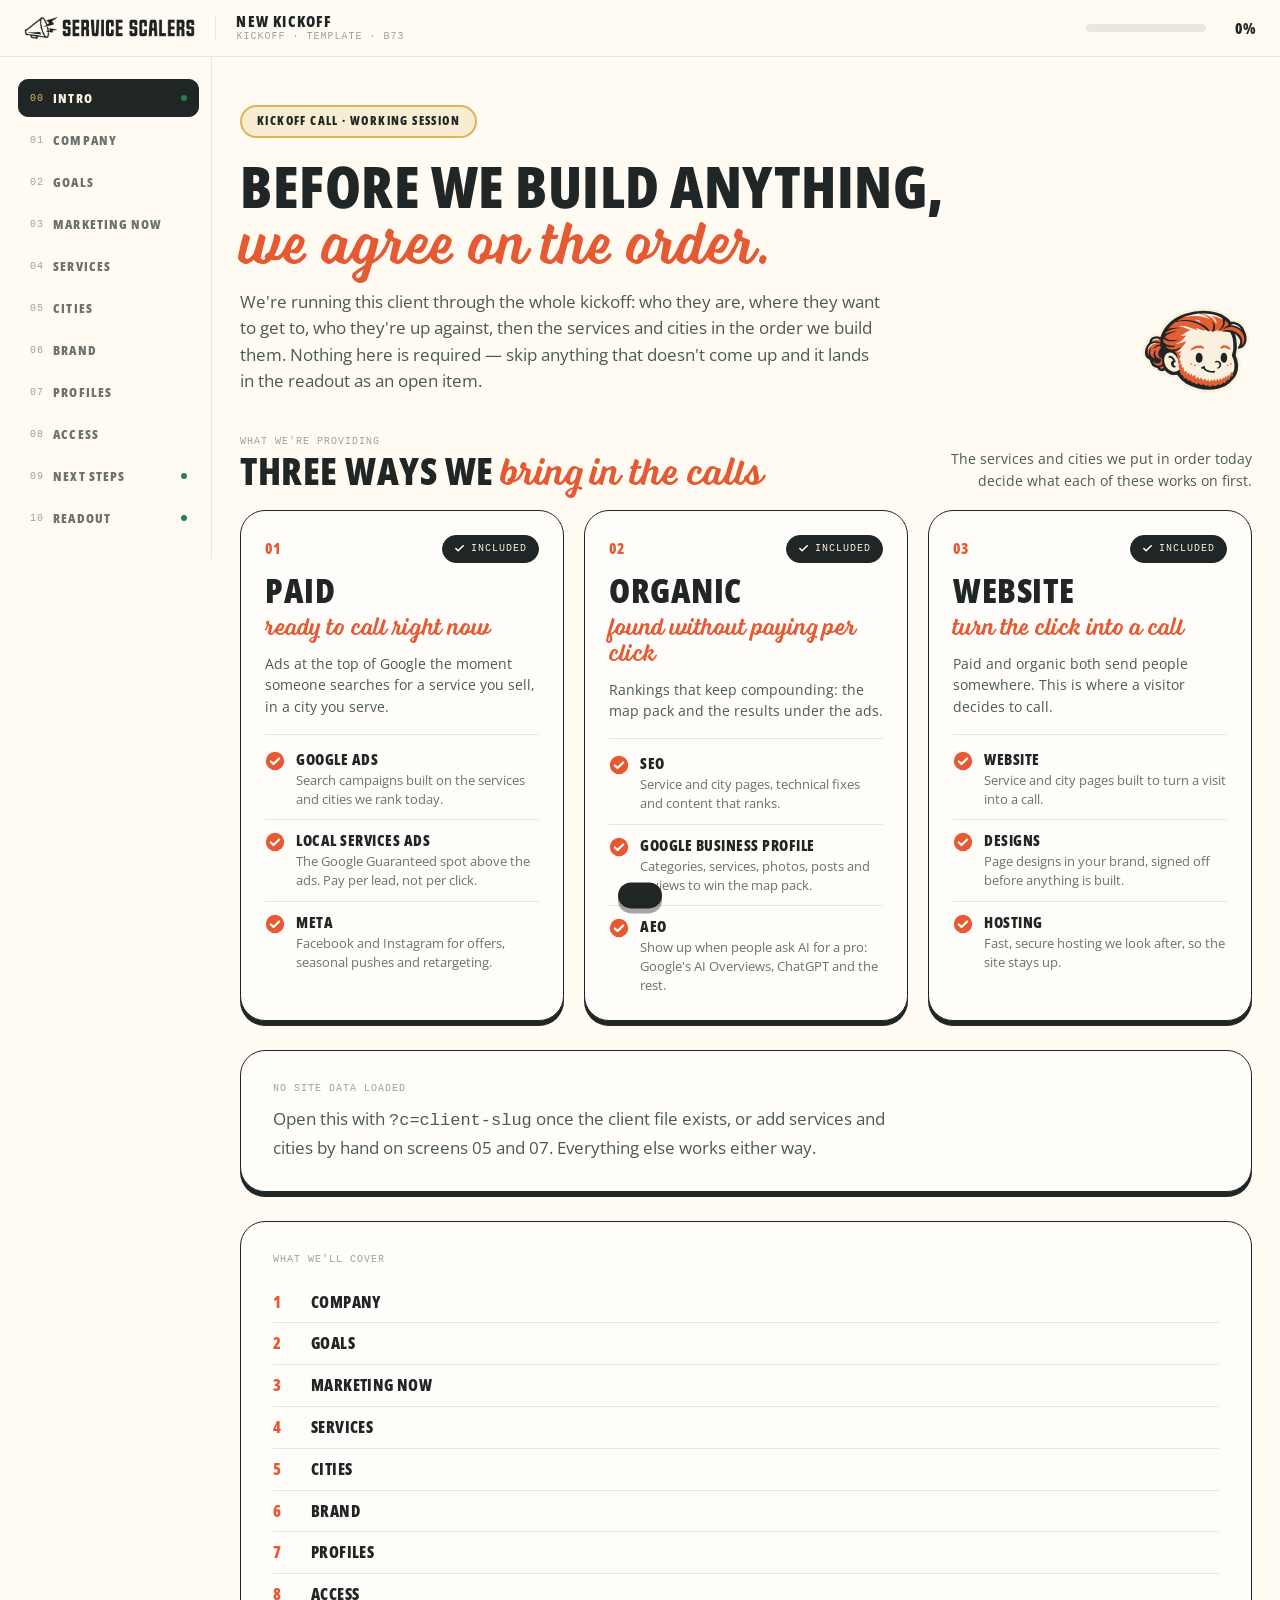
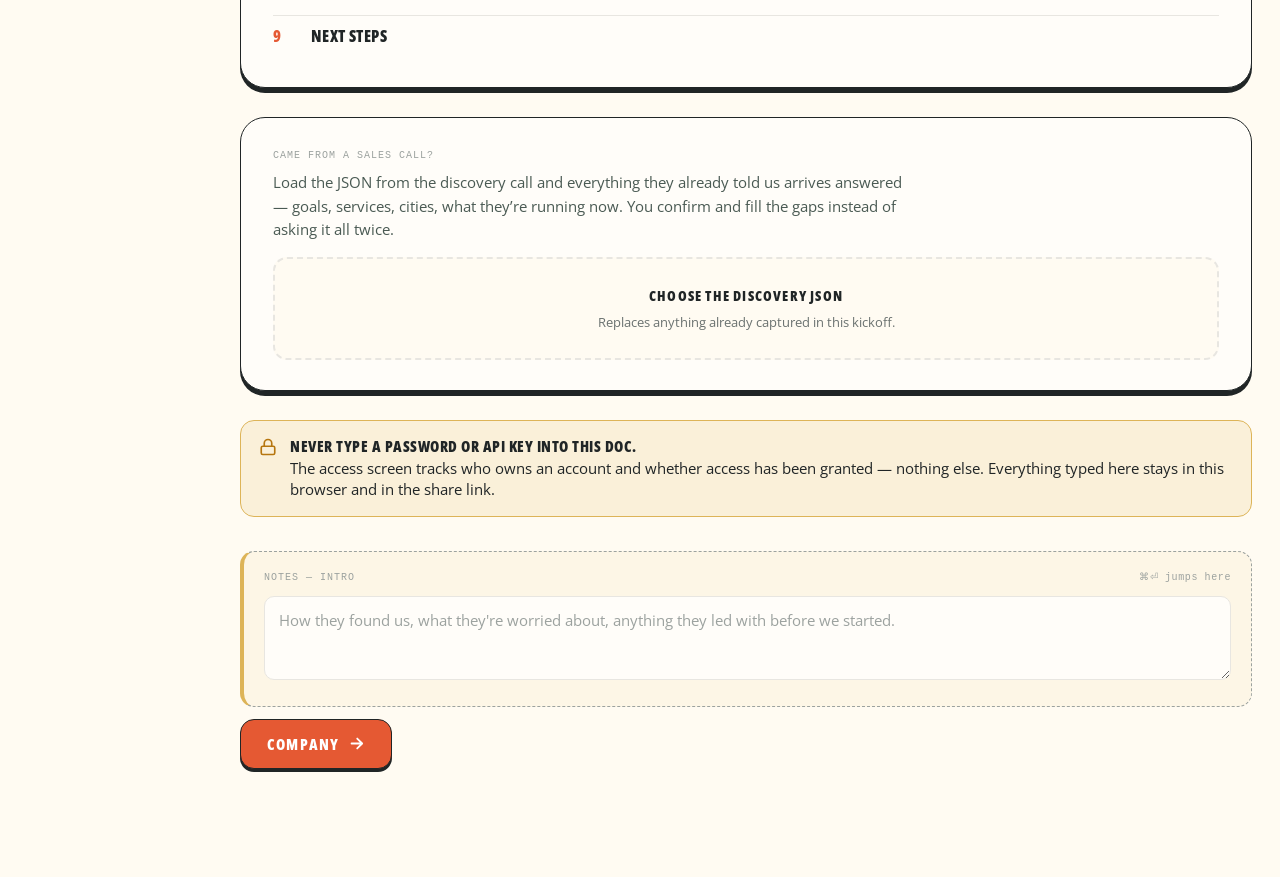
<file: index.html>
<!DOCTYPE html>
<html lang="en">
<head>
<meta charset="utf-8">
<meta name="viewport" content="width=device-width, initial-scale=1">
<meta http-equiv="Content-Security-Policy" content="default-src 'self'; style-src 'self' 'unsafe-inline' https://fonts.googleapis.com; font-src 'self' https://fonts.gstatic.com; img-src 'self' data: blob:; script-src 'self'; connect-src 'self'; base-uri 'none'; form-action 'none'; object-src 'none'">
<meta name="robots" content="noindex, nofollow">
<title>Service Scalers — Kickoff Doc</title>
<link rel="preconnect" href="https://fonts.googleapis.com">
<link rel="preconnect" href="https://fonts.gstatic.com" crossorigin>
<link rel="stylesheet" href="https://fonts.googleapis.com/css2?family=JetBrains+Mono:wght@500&display=swap">
<link rel="stylesheet" href="css/kickoff.css">
</head>
<body>

<header>
  <div class="hbar">
    <img src="assets/logo-horizontal-charcoal.png" alt="Service Scalers">
    <div class="divider"></div>
    <div class="client">
      <span id="clientName">Loading…</span>
      <span class="sub" id="clientSub">&nbsp;</span>
    </div>
    <div class="saved" id="saved">Saved</div>
    <div class="prog">
      <div class="progtrack"><div class="progfill" id="pfill" style="width:0%"></div></div>
      <div class="progpct" id="ppct">0%</div>
    </div>
  </div>
</header>

<div class="shell">
<nav class="steps" id="pills" aria-label="Pages"></nav>

<main class="wrap">
  <div id="boot" class="card" style="margin-top:44px">Loading kickoff…</div>
  <div class="section" id="mount"></div>
</main>
</div>

<div class="toast" id="toast"></div>

<script type="module" src="js/app.js"></script>
</body>
</html>
</file>
<file: css/kickoff.css>
/* ============================================================
   Service Scalers — Master Kickoff Doc
   Design system per noiceboom.github.io/service-scalers-design-guide
   ============================================================ */

@font-face{font-family:"OpenSansVar";src:url("../fonts/OpenSans-VariableFont.woff2") format("woff2");font-weight:300 800;font-display:swap}
@font-face{font-family:"OSCondensed";src:url("../fonts/OpenSans_Condensed-ExtraBold.woff2") format("woff2");font-weight:800;font-display:swap}
@font-face{font-family:"Voltage";src:url("../fonts/Voltage.woff2") format("woff2");font-weight:400;font-display:swap}

:root{
  --orange:#e55933; --orange-h:#c44820; --soft-orange:#fdeae1;
  --char:#202526; --cream:#f9f1de; --body:#fffbf2; --light:#fffdf9;
  --gold:#ddb458; --green-text:#4a5a53; --muted:#6b7270; --faint:#9ca29f;
  --line:#e8e6e1; --track:#ece7dc;
  --ok:#2e7d4f; --warn:#b6760f; --risk:#b54320; --setup:#7b8a85;
  --ease:cubic-bezier(.25,.46,.45,.94);
  --sh-sm:0 3px 0 0 var(--char); --sh:0 5px 0 0 var(--char); --sh-lg:0 8px 0 0 var(--char);
}

*{box-sizing:border-box}
html,body{margin:0;padding:0;background:var(--body)}
body{font-family:"OpenSansVar","Open Sans",system-ui,sans-serif;color:var(--char);
  -webkit-font-smoothing:antialiased;font-size:15px;line-height:1.55}
button{font-family:inherit;color:inherit}
input,textarea,select{font-family:inherit;color:inherit}
input:focus,textarea:focus,select:focus{outline:none}
a{color:var(--orange);text-decoration:none}
a:hover{color:var(--orange-h)}

.cond{font-family:"OSCondensed",sans-serif;font-weight:800;letter-spacing:.3px}
.mono{font-family:"JetBrains Mono",ui-monospace,monospace;letter-spacing:.6px}
.volt{font-family:"Voltage",cursive;font-weight:400;letter-spacing:0;text-transform:none;color:var(--orange)}
.wrap{max-width:1060px;margin:0 auto;padding:0 24px}
[hidden]{display:none !important}

/* ── header ───────────────────────────────────────────── */
header{position:sticky;top:0;z-index:60;background:var(--body);border-bottom:1px solid var(--line)}
.hbar{padding:14px 24px;display:flex;align-items:center;gap:20px}
.hbar img{height:24px;width:auto}
.divider{width:1px;height:26px;background:var(--line);flex:none}
.client{font-family:"OSCondensed",sans-serif;font-weight:800;font-size:15px;letter-spacing:1.2px;
  text-transform:uppercase;line-height:1;min-width:0}
.client .sub{display:block;font-family:"JetBrains Mono",monospace;font-weight:400;font-size:10px;
  letter-spacing:1px;color:var(--faint);margin-top:3px;text-transform:uppercase}
.saved{margin-left:auto;font-family:"JetBrains Mono",monospace;font-size:10px;letter-spacing:1px;
  color:var(--faint);text-transform:uppercase;white-space:nowrap;opacity:0;transition:opacity 300ms var(--ease)}
.saved.on{opacity:1}
.prog{display:flex;align-items:center;gap:12px;min-width:170px}
.progtrack{flex:1;height:8px;background:var(--track);border-radius:999px;overflow:hidden}
.progfill{height:100%;background:var(--orange);border-radius:999px;transition:width 300ms var(--ease)}
.progpct{font-family:"OSCondensed",sans-serif;font-weight:800;font-size:15px;letter-spacing:.3px;
  line-height:1;width:38px;text-align:right}

/* pages down the left: sticks under the header and scrolls on its own */
.shell{display:grid;grid-template-columns:212px minmax(0,1fr);align-items:start}
.shell > .wrap{width:100%}
.steps{position:sticky;top:var(--headh,57px);max-height:calc(100vh - var(--headh,57px));overflow-y:auto;
  padding:22px 12px 22px 18px;display:flex;flex-direction:column;gap:4px;scrollbar-width:none;
  border-right:1px solid var(--line)}
.steps::-webkit-scrollbar{display:none}
/* an index.html cached from before the sidebar still has the list in the header */
header > .steps{position:static;max-height:none;flex-direction:row;overflow-x:auto;padding:0 24px 12px;border-right:0}
header > .steps .pill{width:auto}
.pill{display:flex;align-items:center;gap:9px;width:100%;text-align:left;background:transparent;
  border:1px solid transparent;border-radius:10px;padding:9px 11px;cursor:pointer;white-space:nowrap;
  font-family:"OSCondensed",sans-serif;font-weight:800;font-size:13px;letter-spacing:1.1px;
  text-transform:uppercase;color:var(--muted);transition:all 150ms var(--ease)}
.pill .dot{margin-left:auto}
.pill:hover{border-color:var(--line);color:var(--char)}
.pill b{font-family:"JetBrains Mono",monospace;font-weight:500;font-size:10px;color:var(--faint)}
.pill.on{background:var(--char);border-color:var(--char);color:var(--cream)}
.pill.on b{color:var(--gold)}
.pill .dot{width:6px;height:6px;border-radius:999px;background:transparent;flex:none}
.pill[data-st="done"] .dot{background:var(--ok)}
.pill[data-st="partial"] .dot{background:var(--gold)}
.pill[data-st="skipped"] .dot{background:var(--faint)}

/* ── typography ───────────────────────────────────────── */
.eyebrow{display:inline-block;font-family:"OSCondensed",sans-serif;font-weight:800;font-size:12px;
  letter-spacing:1.4px;text-transform:uppercase;background:rgba(221,180,88,.2);border:2px solid var(--gold);
  border-radius:999px;padding:5px 15px;margin-bottom:20px}
h1{margin:0;font-family:"OSCondensed",sans-serif;font-weight:800;font-size:clamp(34px,5.4vw,58px);
  line-height:.96;letter-spacing:.5px;text-transform:uppercase;text-wrap:balance}
h1 .volt{font-size:clamp(36px,5.7vw,62px);line-height:.62;display:inline-block;padding-top:8px}
h2{margin:0;font-family:"OSCondensed",sans-serif;font-weight:800;font-size:clamp(25px,3.5vw,38px);
  line-height:1;letter-spacing:.5px;text-transform:uppercase}
h3{margin:0;font-family:"OSCondensed",sans-serif;font-weight:800;font-size:19px;letter-spacing:.5px;
  text-transform:uppercase;line-height:1.1}
.lede{margin:20px 0 0;font-size:17px;line-height:1.55;color:var(--green-text);max-width:640px;text-wrap:pretty}
.mlabel{font-family:"JetBrains Mono",monospace;font-size:10px;letter-spacing:1px;color:var(--faint);
  text-transform:uppercase}
.sechead{display:flex;align-items:baseline;gap:14px;margin:0 0 8px;flex-wrap:wrap}
.secnum{font-family:"OSCondensed",sans-serif;font-weight:800;font-size:15px;letter-spacing:1.4px;color:var(--orange)}

/* ── surfaces ─────────────────────────────────────────── */
.card{background:var(--light);border:1px solid var(--char);border-radius:25px;box-shadow:var(--sh);
  padding:30px 32px;margin-bottom:29px}
.card.tight{padding:22px 24px;border-radius:18px;box-shadow:var(--sh-sm);margin-bottom:14px}
.dark{background:var(--char);color:var(--cream);border-radius:25px;padding:34px 36px;margin-bottom:29px}
.dark h2,.dark h3{color:var(--cream)}
.dark .mlabel{color:#8d9490}
.dark a{color:var(--gold)}

/* ── buttons ──────────────────────────────────────────── */
.btn{display:inline-flex;align-items:center;gap:9px;font-family:"OSCondensed",sans-serif;font-weight:800;
  font-size:15px;letter-spacing:1.2px;text-transform:uppercase;background:var(--orange);color:#fff;
  border:1px solid var(--char);border-radius:14px;padding:14px 26px;cursor:pointer;box-shadow:var(--sh-sm);
  transition:transform 150ms var(--ease),box-shadow 150ms var(--ease),background 150ms var(--ease)}
.btn:hover{background:var(--orange-h);transform:translateY(2px);box-shadow:0 1px 0 0 var(--char)}
.btn.ghost{background:var(--light);color:var(--char)}
.btn.ghost:hover{background:var(--track)}
.btn.dark{background:var(--char);color:var(--cream)}
.btn.dark:hover{background:#000}
.btn.sm{font-size:12px;padding:9px 16px;border-radius:10px;letter-spacing:1px}
.btn.xs{font-size:11px;padding:6px 11px;border-radius:8px;letter-spacing:.9px;box-shadow:none;border-color:var(--line)}
.btn.xs:hover{transform:none;box-shadow:none;border-color:var(--char)}
.btn:disabled{opacity:.4;cursor:not-allowed;transform:none;box-shadow:var(--sh-sm)}
.navrow{display:flex;gap:12px;flex-wrap:wrap;align-items:center;padding:12px 0 110px}
.navrow .hint{font-size:14px;color:var(--muted)}

/* ── field kit ────────────────────────────────────────── */
.fields{display:grid;grid-template-columns:repeat(auto-fit,minmax(240px,1fr));gap:18px 20px}
.fields.one{grid-template-columns:1fr}
.fields.two{grid-template-columns:repeat(auto-fit,minmax(300px,1fr))}
.f{display:flex;flex-direction:column;min-width:0}
.f.wide{grid-column:1/-1}
.f > label{font-family:"OSCondensed",sans-serif;font-weight:800;font-size:12px;letter-spacing:1.3px;
  text-transform:uppercase;color:var(--char);margin-bottom:7px}
.f .help{font-size:13px;color:var(--muted);margin-top:6px;line-height:1.45}
.f input[type=text],.f input[type=tel],.f input[type=email],.f input[type=number],.f input[type=date],.f input[type=time],.f textarea,.f select{
  width:100%;border:1px solid var(--char);border-radius:12px;background:var(--body);padding:12px 14px;
  font-size:15px;transition:border-color 150ms var(--ease),background 150ms var(--ease)}
.f input:focus,.f textarea:focus,.f select:focus{background:var(--light);box-shadow:var(--sh-sm)}
.f input::placeholder,.f textarea::placeholder{color:var(--faint)}
.f textarea{resize:vertical;min-height:88px;line-height:1.55}
.f select{cursor:pointer;appearance:none;
  background-image:url("data:image/svg+xml;utf8,<svg xmlns='http://www.w3.org/2000/svg' width='14' height='14' viewBox='0 0 24 24' fill='none' stroke='%236b7270' stroke-width='3' stroke-linecap='round' stroke-linejoin='round'><path d='m6 9 6 6 6-6'/></svg>");
  background-repeat:no-repeat;background-position:right 14px center;padding-right:38px}
.pre{position:relative;display:flex;align-items:center}
.pre .sym{position:absolute;left:14px;font-family:"OSCondensed",sans-serif;font-weight:800;font-size:15px;
  color:var(--muted);pointer-events:none}
.pre.sfx .sym{left:auto;right:14px}
/* the shorthand `padding` on .f input[type=…] outranks a bare `.pre input`,
   so these need the same specificity or the symbol overlaps the value */
.f .pre input[type=text]{padding-left:32px}
.f .pre.sfx input[type=text]{padding-left:14px;padding-right:36px}

/* bipolar scales */
.sc{gap:0}
.schead{display:flex;align-items:baseline;justify-content:space-between;gap:14px;margin-bottom:12px}
.schead label{margin-bottom:0}
.scval{font-family:"OSCondensed",sans-serif;font-weight:800;font-size:15px;letter-spacing:.8px;
  text-transform:uppercase;color:var(--orange);text-align:right}
.sc.unset .scval{color:var(--track)}
.scrange::-webkit-slider-runnable-track{background:var(--track)}
.sc:not(.unset) .scrange::-webkit-slider-runnable-track{
  background:linear-gradient(90deg,var(--gold),var(--orange))}
.sc.unset .scrange::-webkit-slider-thumb{border-style:dashed;border-color:var(--faint);box-shadow:none}
.fields.scales{grid-template-columns:repeat(auto-fit,minmax(300px,1fr));gap:28px 34px}

/* uploads */
.updrop{display:flex;flex-direction:column;align-items:center;justify-content:center;gap:5px;
  border:2px dashed var(--line);border-radius:14px;background:var(--body);padding:26px 18px;cursor:pointer;
  transition:all 150ms var(--ease);text-align:center}
.updrop:hover{border-color:var(--char);background:var(--light)}
.updrop input[type=file]{position:absolute;width:1px;height:1px;opacity:0;pointer-events:none}
.upcta{font-family:"OSCondensed",sans-serif;font-weight:800;font-size:14px;letter-spacing:1.2px;
  text-transform:uppercase;color:var(--char)}
.uphint{font-size:13px;color:var(--muted)}
.upfile{display:flex;align-items:center;gap:14px;border:1px solid var(--char);border-radius:14px;
  background:var(--light);box-shadow:var(--sh-sm);padding:12px 14px}
.upthumb{width:52px;height:52px;object-fit:contain;background:var(--body);border:1px solid var(--line);
  border-radius:10px;flex:none}
.upicon{width:52px;height:52px;flex:none;border:1px solid var(--line);border-radius:10px;background:var(--body);
  display:flex;align-items:center;justify-content:center;color:var(--ok)}
.upmeta{flex:1;min-width:0}
.upname{font-family:"OSCondensed",sans-serif;font-weight:800;font-size:15px;letter-spacing:.4px;
  overflow:hidden;text-overflow:ellipsis;white-space:nowrap}
.upsize{font-family:"JetBrains Mono",monospace;font-size:10px;letter-spacing:.6px;color:var(--faint);margin-top:3px}
.upfile .btn{flex:none}

/* channel picker */
.pickhead{display:flex;align-items:flex-start;justify-content:space-between;gap:20px;flex-wrap:wrap}
.pickhead p{margin:6px 0 0;font-size:14px;color:var(--muted);line-height:1.5}
.pickcount{text-align:right;line-height:1;white-space:nowrap}
.pickcount .v{font-family:"OSCondensed",sans-serif;font-weight:800;font-size:44px;letter-spacing:.3px;color:var(--char)}
.pickcount .v.zero{color:var(--track)}
.pickcount .l{font-family:"OSCondensed",sans-serif;font-weight:800;font-size:11px;letter-spacing:1.4px;
  text-transform:uppercase;color:var(--faint);margin-left:6px}
.pickfilter{display:flex;align-items:center;gap:11px;border:1px solid var(--char);border-radius:14px;
  background:var(--body);padding:0 16px;margin:22px 0 6px}
.pickfilter svg{flex:none;color:var(--muted)}
.pickfilter input{flex:1;border:none;background:transparent;padding:13px 0;font-size:15px}
.pickfilter input::placeholder{color:var(--faint)}
.pickcat{font-family:"JetBrains Mono",monospace;font-size:10px;letter-spacing:1px;color:var(--faint);
  text-transform:uppercase;margin:24px 0 10px}
.pickcat.hide,.tile.hide{display:none}
.pickgrid{display:grid;grid-template-columns:repeat(auto-fill,minmax(228px,1fr));gap:10px;align-items:start}
.pickgrid .tile .subs{gap:5px}
.pickgrid .tile .notebtn{margin-top:9px}
.pickgrid .tile .note{margin-top:8px;font-size:13px;min-height:36px}
.tile{border:1px solid var(--line);border-radius:12px;background:var(--body);overflow:hidden;
  transition:border-color 150ms var(--ease),box-shadow 150ms var(--ease)}
.tile:hover{border-color:var(--char)}
.tile.on{border-color:var(--char);background:var(--light);box-shadow:var(--sh-sm)}
.tilebtn{display:flex;align-items:flex-start;gap:10px;width:100%;background:transparent;border:none;
  padding:13px 14px;cursor:pointer;text-align:left;font-size:14.5px;line-height:1.3}
.tilebtn .box{flex:none;width:19px;height:19px;margin-top:1px;border:2px solid var(--faint);border-radius:5px;
  display:flex;align-items:center;justify-content:center;background:var(--light);transition:all 150ms var(--ease)}
.tilebtn .box svg{opacity:0}
.tilebadges{display:flex;flex-wrap:wrap;gap:5px;margin-top:6px}
.tile.on .tilebtn .box{background:var(--orange);border-color:var(--orange)}
.tile.on .tilebtn .box svg{opacity:1}
.tile.on .tilebtn{font-weight:600}
.tiledetail{border-top:1px solid var(--line);padding:10px 12px 12px;background:var(--light)}
.seg{display:grid;grid-template-columns:1fr 1fr 1fr;border:1px solid var(--char);border-radius:8px;overflow:hidden}
.segbtn{background:var(--body);border:none;border-right:1px solid var(--char);padding:7px 4px;cursor:pointer;
  font-family:"OSCondensed",sans-serif;font-weight:800;font-size:10.5px;letter-spacing:1px;text-transform:uppercase;
  color:var(--muted);transition:all 150ms var(--ease)}
.segbtn:last-child{border-right:none}
.segbtn:hover{background:var(--track)}
.segbtn.on.good{background:var(--ok);color:#fff}
.segbtn.on.high{background:var(--orange);color:#fff}
.segbtn.on.med{background:var(--gold);color:var(--char)}
.segbtn.on.low{background:var(--setup);color:#fff}
.segbtn.on.mixed{background:var(--warn);color:#fff}
.segbtn.on.waste{background:var(--risk);color:#fff}
.tilerow{display:flex;align-items:center;gap:8px;margin-top:9px}
.tilerow label{flex:none;font-family:"JetBrains Mono",monospace;font-size:9.5px;letter-spacing:.8px;
  text-transform:uppercase;color:var(--faint)}
.tilerow input{flex:1;min-width:0;border:1px solid var(--line);border-radius:7px;background:var(--body);
  padding:6px 9px;font-size:13.5px;font-family:"OSCondensed",sans-serif;font-weight:800;letter-spacing:.3px}
.tilerow input:focus{border-color:var(--char)}
.tilenote{width:100%;margin-top:8px;border:1px solid var(--line);border-radius:7px;background:var(--body);
  padding:7px 9px;font-size:13px;line-height:1.45;resize:vertical;min-height:34px}
.tilenote:focus{border-color:var(--char)}
.tilenote::placeholder,.tilerow input::placeholder{color:var(--faint)}
.pickother{margin-top:26px;padding-top:20px;border-top:1px solid var(--line)}
.pickempty{font-size:14px;color:var(--muted);padding:14px 0}

/* radius search */
.radiuslist{margin-top:12px;border:1px solid var(--line);border-radius:12px;background:var(--body);
  max-height:320px;overflow-y:auto}
.radrow{display:flex;align-items:center;gap:12px;width:100%;padding:9px 14px;border:none;
  border-bottom:1px solid var(--line);background:transparent;text-align:left;font-size:14px}
.radrow:last-child{border-bottom:none}
.radpick{cursor:pointer}
.radpick:hover{background:var(--soft-orange)}
.radname{flex:1;min-width:0;font-family:"OSCondensed",sans-serif;font-weight:800;font-size:15px;
  letter-spacing:.4px;text-transform:uppercase;display:flex;align-items:baseline;gap:7px}
.radst{font-family:"JetBrains Mono",monospace;font-weight:400;font-size:10px;letter-spacing:1px;color:var(--faint)}
.radmeta{flex:none;font-family:"JetBrains Mono",monospace;font-size:10.5px;letter-spacing:.6px;color:var(--muted)}
.radrow .btn{flex:none}
.barbtn{width:100%;margin-top:9px;background:transparent;border:1px dashed var(--line);border-radius:7px;
  padding:6px 8px;cursor:pointer;font-family:"OSCondensed",sans-serif;font-weight:800;font-size:10.5px;
  letter-spacing:1px;text-transform:uppercase;color:var(--faint);transition:all 150ms var(--ease)}
.barbtn:hover{border-color:var(--risk);color:var(--risk);border-style:solid}
.card.excluded{border-color:var(--risk);box-shadow:0 5px 0 0 var(--risk);background:rgba(181,67,32,.03)}
.card.excluded h3{color:var(--risk)}
.card.excluded .chip.strike{border-color:var(--risk);color:var(--risk);background:rgba(181,67,32,.07);
  text-decoration:none;cursor:pointer}
.card.excluded .chip.strike:hover{background:rgba(181,67,32,.16)}
.card.excluded .pickcount .v{color:var(--risk)}
.card.excluded .pickcount .v.zero{color:var(--track)}

/* sliders */
.sl{gap:0}
.slhead{display:flex;align-items:flex-end;justify-content:space-between;gap:16px;flex-wrap:wrap;margin-bottom:14px}
.slhead label{margin-bottom:0}
.slval{display:flex;align-items:baseline;gap:5px}
.slnum{font-family:"OSCondensed",sans-serif;font-weight:800;font-size:40px;line-height:1;letter-spacing:.3px;
  color:var(--orange);background:transparent;border:none;border-bottom:2px solid transparent;padding:0 2px 2px;
  text-align:right;width:auto;max-width:220px;transition:border-color 150ms var(--ease)}
.slnum:focus{border-bottom-color:var(--char)}
.slnum::placeholder{color:var(--track)}
.sl.unset .slnum{color:var(--faint)}
.slunit{font-family:"OSCondensed",sans-serif;font-weight:800;font-size:15px;letter-spacing:1px;
  text-transform:uppercase;color:var(--faint)}

.slrange{-webkit-appearance:none;appearance:none;width:100%;height:30px;background:transparent;cursor:pointer;
  display:block;margin:0;padding:0}
.slrange:focus-visible{outline:none}
.slrange::-webkit-slider-runnable-track{height:12px;border-radius:999px;border:1px solid var(--char);
  background:linear-gradient(var(--orange),var(--orange)) 0/var(--fill,0%) 100% no-repeat,var(--track)}
.slrange::-moz-range-track{height:12px;border-radius:999px;border:1px solid var(--char);background:var(--track)}
.slrange::-moz-range-progress{height:12px;border-radius:999px;background:var(--orange)}
.slrange::-webkit-slider-thumb{-webkit-appearance:none;appearance:none;width:30px;height:30px;margin-top:-10px;
  background:var(--light);border:2px solid var(--char);border-radius:10px;box-shadow:var(--sh-sm);
  transition:transform 150ms var(--ease),box-shadow 150ms var(--ease)}
.slrange::-moz-range-thumb{width:26px;height:26px;background:var(--light);border:2px solid var(--char);
  border-radius:10px;box-shadow:var(--sh-sm)}
.slrange:active::-webkit-slider-thumb{transform:translateY(2px);box-shadow:0 1px 0 0 var(--char)}
.slrange:focus-visible::-webkit-slider-thumb{outline:2px solid var(--orange);outline-offset:2px}
.sl.unset .slrange::-webkit-slider-runnable-track{background:var(--track);border-color:var(--faint)}
.sl.unset .slrange::-webkit-slider-thumb{border-color:var(--faint);border-style:dashed;box-shadow:none}
.sl.unset .slrange::-moz-range-thumb{border-color:var(--faint);border-style:dashed;box-shadow:none}
.sl.unset .slrange::-moz-range-progress{background:transparent}

.slscale{display:flex;justify-content:space-between;font-family:"JetBrains Mono",monospace;font-size:10px;
  letter-spacing:.6px;color:var(--faint);padding:6px 2px 0}
.derived{margin-top:14px;padding-top:14px;border-top:1px solid var(--line);font-size:14.5px;line-height:1.5;
  color:var(--green-text)}
.derived:empty{display:none}
.derived strong{font-family:"OSCondensed",sans-serif;font-weight:800;letter-spacing:.3px;color:var(--char)}
.fields.sliders{grid-template-columns:repeat(auto-fit,minmax(340px,1fr));gap:30px 34px}

/* chips */
.chips{display:flex;flex-wrap:wrap;gap:8px}
.chip{font-family:"OSCondensed",sans-serif;font-weight:800;font-size:12px;letter-spacing:1px;
  text-transform:uppercase;border:1px solid var(--char);border-radius:10px;padding:8px 14px;cursor:pointer;
  background:var(--body);color:var(--muted);transition:all 150ms var(--ease)}
.chip:hover{background:var(--track);color:var(--char)}
.chip.on{background:var(--char);color:var(--cream);box-shadow:var(--sh-sm)}
.chip.sm{font-size:11px;padding:5px 9px;border-radius:6px;letter-spacing:.9px}
.chip.strike{background:var(--body);color:var(--faint);border-color:var(--line);text-decoration:line-through}

/* toggle */
.tog{display:inline-flex;align-items:center;gap:11px;cursor:pointer;background:none;border:none;padding:0}
.tog .sw{width:44px;height:26px;border-radius:999px;background:var(--track);border:1px solid var(--char);
  position:relative;flex:none;transition:background 150ms var(--ease)}
.tog .sw::after{content:"";position:absolute;top:2px;left:2px;width:20px;height:20px;border-radius:999px;
  background:var(--light);border:1px solid var(--char);transition:transform 150ms var(--ease)}
.tog.on .sw{background:var(--ok)}
.tog.on .sw::after{transform:translateX(18px)}
.tog .lbl{font-family:"OSCondensed",sans-serif;font-weight:800;font-size:13px;letter-spacing:1.1px;
  text-transform:uppercase}

/* repeatable rows */
.rows{display:flex;flex-direction:column;gap:10px}
.rrow{display:grid;gap:10px;align-items:start;background:var(--body);border:1px solid var(--line);
  border-radius:14px;padding:12px 12px 12px 14px}
.rrow .del{flex:none;width:32px;height:32px;border:1px solid var(--line);border-radius:9px;background:var(--light);
  cursor:pointer;display:flex;align-items:center;justify-content:center;color:var(--muted);padding:0;align-self:center}
.rrow .del:hover{border-color:var(--risk);color:var(--risk)}
.rrow input,.rrow select,.rrow textarea{width:100%;border:1px solid var(--line);border-radius:9px;
  background:var(--light);padding:10px 12px;font-size:14px}
.rrow input:focus,.rrow select:focus,.rrow textarea:focus{border-color:var(--char)}
.rrow textarea{min-height:40px;resize:vertical}
.rowhead{display:grid;gap:10px;padding:0 46px 0 14px;margin-bottom:2px}
.rowhead span{font-family:"JetBrains Mono",monospace;font-size:9px;letter-spacing:1px;color:var(--faint);
  text-transform:uppercase}
.emptyrows{font-size:14px;color:var(--muted);padding:14px 0 4px}

/* status pills */
.stat{display:inline-flex;align-items:center;gap:7px;font-family:"OSCondensed",sans-serif;font-weight:800;
  font-size:11px;letter-spacing:1px;text-transform:uppercase;border-radius:999px;padding:6px 12px;
  border:1px solid;cursor:pointer;background:var(--body);color:var(--muted);border-color:var(--line);
  transition:all 150ms var(--ease)}
.stat .d{width:7px;height:7px;border-radius:999px;background:currentColor;flex:none}
.stat:hover{border-color:var(--char)}
.stat.on.granted{background:rgba(46,125,79,.12);color:var(--ok);border-color:var(--ok)}
.stat.on.pending{background:rgba(221,180,88,.22);color:var(--warn);border-color:var(--warn)}
.stat.on.blocked{background:rgba(181,67,32,.1);color:var(--risk);border-color:var(--risk)}
.stat.on.na{background:var(--track);color:var(--muted);border-color:var(--muted)}

/* badges */
.badge{font-family:"JetBrains Mono",monospace;font-size:9px;letter-spacing:.8px;text-transform:uppercase;
  padding:3px 7px;border-radius:6px;border:1px solid;white-space:nowrap}
.b-page{color:var(--ok);border-color:var(--ok);background:rgba(46,125,79,.08)}
.b-ver{color:var(--warn);border-color:var(--warn);background:rgba(182,118,15,.09)}
.b-st,.b-sub{color:var(--muted);border-color:var(--line);background:var(--body)}
.b-risk{color:var(--risk);border-color:var(--risk);background:rgba(181,67,32,.08)}

/* ── skip banner ──────────────────────────────────────── */
.skiprow{display:flex;align-items:center;gap:14px;flex-wrap:wrap;margin:24px 0 26px}
.skipbtn{display:inline-flex;align-items:center;gap:9px;font-family:"OSCondensed",sans-serif;font-weight:800;
  font-size:12px;letter-spacing:1.2px;text-transform:uppercase;background:var(--body);color:var(--muted);
  border:1px solid var(--line);border-radius:10px;padding:9px 15px;cursor:pointer;transition:all 150ms var(--ease)}
.skipbtn:hover{border-color:var(--char);color:var(--char)}
.skipbtn.on{background:rgba(221,180,88,.22);border-color:var(--gold);color:var(--warn)}
.skipnote{font-size:14px;color:var(--warn)}
.section.skipped .body{opacity:.35;pointer-events:none;filter:grayscale(.4)}

/* ── confirm grid ─────────────────────────────────────── */
.tools{display:flex;gap:10px;flex-wrap:wrap;align-items:center;margin:24px 0 22px}
.count{font-family:"OSCondensed",sans-serif;font-weight:800;font-size:15px;letter-spacing:.3px;padding:9px 16px;
  border:1px solid var(--char);border-radius:10px;background:var(--light);box-shadow:var(--sh-sm);white-space:nowrap}
.count i{font-style:normal;color:var(--orange)}
.grid{display:grid;grid-template-columns:repeat(auto-fill,minmax(320px,1fr));gap:14px}
.item{background:var(--light);border:1px solid var(--char);border-radius:14px;box-shadow:var(--sh-sm);
  padding:14px 16px;transition:opacity 150ms var(--ease),background 150ms var(--ease)}
.item.off{opacity:.42;background:var(--track)}
.itop{display:flex;align-items:flex-start;gap:12px}
.check{flex:none;width:26px;height:26px;margin-top:1px;border:2px solid var(--char);border-radius:8px;
  background:var(--light);cursor:pointer;display:flex;align-items:center;justify-content:center;padding:0;
  transition:background 150ms var(--ease)}
.check.on{background:var(--ok);border-color:var(--ok)}
.check svg{opacity:0}
.check.on svg{opacity:1}
.iname{flex:1;min-width:0}
.iname .n{font-family:"OSCondensed",sans-serif;font-weight:800;font-size:18px;letter-spacing:.5px;
  text-transform:uppercase;line-height:1.1;cursor:pointer}
.iname .m{display:flex;gap:6px;flex-wrap:wrap;align-items:center;margin-top:5px}
.subs{display:flex;flex-wrap:wrap;gap:6px;margin:12px 0 0;padding-top:11px;border-top:1px solid var(--line)}
.notebtn{margin-top:11px;background:transparent;border:none;padding:0;cursor:pointer;
  font-family:"JetBrains Mono",monospace;font-size:10px;letter-spacing:1px;text-transform:uppercase;
  color:var(--faint);display:inline-flex;align-items:center;gap:6px}
.notebtn:hover{color:var(--orange)}
.notebtn.has{color:var(--ok)}
.note{width:100%;margin-top:12px;border:1px solid var(--line);border-radius:10px;background:var(--body);
  padding:10px 13px;font-size:14px;resize:vertical;min-height:42px;line-height:1.5}
.note:focus{border-color:var(--char)}
.newrow{display:flex;gap:10px;flex-wrap:wrap;margin-top:20px}
.tin{flex:1;min-width:220px;border:1px solid var(--char);border-radius:14px;background:var(--body);
  padding:13px 16px;font-size:15px}
.tin::placeholder{color:var(--faint)}
.gtitle{display:flex;align-items:center;gap:12px;margin:30px 0 14px}
.gtitle .t{font-family:"OSCondensed",sans-serif;font-weight:800;font-size:16px;letter-spacing:1.4px;text-transform:uppercase}
.gtitle .r{flex:1;height:1px;background:var(--line)}

/* ── rank ─────────────────────────────────────────────── */
.row{display:flex;align-items:center;gap:14px;background:var(--light);border:1px solid var(--char);
  border-radius:14px;box-shadow:var(--sh-sm);padding:12px 14px;margin-bottom:10px;
  transition:box-shadow 150ms var(--ease),transform 150ms var(--ease)}
.row.drag{box-shadow:var(--sh-lg);transform:scale(1.015) rotate(-.35deg);pointer-events:none;position:relative;
  z-index:30;background:var(--soft-orange)}
.row.hot{background:var(--soft-orange)}
.grip{flex:none;width:34px;height:38px;border:1px solid var(--char);border-radius:10px;background:var(--body);
  cursor:grab;display:flex;align-items:center;justify-content:center;padding:0;touch-action:none}
.grip:active{cursor:grabbing}
.grip:focus-visible{outline:2px solid var(--orange);outline-offset:2px}
.pos{flex:none;width:40px;text-align:center;font-family:"OSCondensed",sans-serif;font-weight:800;font-size:26px;
  line-height:1;letter-spacing:.3px}
.rname{flex:1;min-width:0}
.rname .n{font-family:"OSCondensed",sans-serif;font-weight:800;font-size:19px;letter-spacing:.5px;
  text-transform:uppercase;line-height:1.1}
.rname .s{font-size:13px;color:var(--muted);margin-top:3px;overflow:hidden;text-overflow:ellipsis;white-space:nowrap}
.arrows{flex:none;display:flex;flex-direction:column;gap:3px}
.arrow{width:30px;height:18px;border:1px solid var(--line);border-radius:5px;background:var(--body);
  cursor:pointer;padding:0;display:flex;align-items:center;justify-content:center;color:var(--muted)}
.arrow:hover{border-color:var(--char);color:var(--char)}
.arrow:disabled{opacity:.25;cursor:not-allowed}
.tier{display:flex;align-items:center;gap:12px;margin:22px 0 12px}
.tier:first-child{margin-top:0}
.tier .lab{font-family:"OSCondensed",sans-serif;font-weight:800;font-size:12px;letter-spacing:1.4px;
  text-transform:uppercase;padding:5px 13px;border-radius:999px;border:1px solid}
.t1{color:#fff;background:var(--orange);border-color:var(--char)}
.t-high{color:#fff;background:var(--orange);border-color:var(--char)}
.t-med{color:var(--char);background:rgba(221,180,88,.4);border-color:var(--gold)}
.t-low{color:#fff;background:var(--setup);border-color:var(--char)}
.t2{color:var(--char);background:rgba(221,180,88,.35);border-color:var(--gold)}
.t3{color:var(--muted);background:var(--body);border-color:var(--line)}
.tier .r{flex:1;height:1px;background:var(--line)}
.tier .c{font-family:"JetBrains Mono",monospace;font-size:10px;letter-spacing:1px;color:var(--faint);text-transform:uppercase}

/* ── readout ──────────────────────────────────────────── */
.tabs{display:flex;gap:8px;flex-wrap:wrap;margin:24px 0 22px}
.kpis{display:grid;grid-template-columns:repeat(auto-fit,minmax(140px,1fr));gap:24px}
.kpi .v{font-family:"OSCondensed",sans-serif;font-weight:800;font-size:52px;line-height:1;letter-spacing:.3px}
.kpi .l{font-family:"OSCondensed",sans-serif;font-weight:800;font-size:11px;letter-spacing:1.4px;
  text-transform:uppercase;margin-top:7px;color:var(--muted)}
.dark .kpi .l{color:#8d9490}
.sumcols{display:grid;grid-template-columns:repeat(auto-fit,minmax(300px,1fr));gap:24px}
.olist{list-style:none;padding:0;margin:12px 0 0}
.olist li{display:flex;gap:12px;padding:8px 0;border-bottom:1px solid var(--line);align-items:baseline}
.olist li:last-child{border-bottom:none}
.olist .k{font-family:"OSCondensed",sans-serif;font-weight:800;font-size:16px;letter-spacing:.3px;width:26px;
  flex:none;color:var(--orange)}
.olist .v{font-family:"OSCondensed",sans-serif;font-weight:800;font-size:16px;letter-spacing:.4px;
  text-transform:uppercase;line-height:1.2}
.olist .x{margin-left:auto;flex:none}
.dl{display:grid;grid-template-columns:minmax(150px,auto) 1fr;gap:9px 20px;margin-top:14px}
.dl dt{font-family:"OSCondensed",sans-serif;font-weight:800;font-size:12px;letter-spacing:1.2px;
  text-transform:uppercase;color:var(--muted);padding-top:2px}
.dl dd{margin:0;font-size:15px;line-height:1.5;min-width:0;overflow-wrap:anywhere}
.dark .dl dt{color:#8d9490}
.open{display:flex;gap:12px;padding:11px 0;border-bottom:1px solid var(--line);align-items:baseline;flex-wrap:wrap}
.open:last-child{border-bottom:none}
.open .w{font-family:"OSCondensed",sans-serif;font-size:15px;text-transform:uppercase;font-weight:800;
  letter-spacing:.4px;min-width:170px}
.open .d{flex:1;min-width:200px;font-size:14px;color:var(--green-text)}
.excl{display:flex;flex-wrap:wrap;gap:7px;margin-top:12px}
pre.raw{background:var(--char);color:var(--cream);border-radius:14px;padding:20px;overflow:auto;max-height:460px;
  font-family:"JetBrains Mono",monospace;font-size:11.5px;line-height:1.6;letter-spacing:0}

/* ── page notes ───────────────────────────────────────── */
/* Reads as a scratchpad, not another form field: flat, tinted, and set
   off by an orange rule so it is findable at a glance while scrolling. */
.pagenote{margin:34px 0 0;padding:18px 20px 20px;border:1px dashed var(--faint);border-left:4px solid var(--gold);
  border-radius:14px;background:rgba(221,180,88,.07)}
.pagenote.has{border-style:solid;border-color:var(--ok);border-left-color:var(--ok);background:rgba(46,125,79,.05)}
.pnhead{display:flex;align-items:center;gap:10px;flex-wrap:wrap;margin-bottom:10px}
.pnhint{margin-left:auto;font-family:"JetBrains Mono",monospace;font-size:10px;letter-spacing:.6px;color:var(--faint)}
.pagenote textarea{width:100%;border:1px solid var(--line);border-radius:10px;background:var(--light);
  padding:12px 14px;font-size:15px;line-height:1.55;resize:vertical;min-height:84px}
.pagenote textarea:focus{border-color:var(--char);box-shadow:var(--sh-sm)}
.pagenote textarea::placeholder{color:var(--faint)}
.section.skipped .pagenote{opacity:1}

/* ── misc ─────────────────────────────────────────────── */
.toast{position:fixed;left:50%;bottom:28px;transform:translateX(-50%) translateY(140%);background:var(--char);
  color:var(--cream);border-radius:14px;padding:13px 22px;font-family:"OSCondensed",sans-serif;font-weight:800;
  font-size:14px;letter-spacing:1.2px;text-transform:uppercase;z-index:200;box-shadow:0 5px 0 0 rgba(0,0,0,.35);
  transition:transform 300ms var(--ease)}
.toast.on{transform:translateX(-50%) translateY(0)}
.sam{width:112px;height:auto;transform-origin:50% 90%;animation:sway 4s ease-in-out infinite}
@keyframes sway{0%{transform:rotate(-6deg)}50%{transform:rotate(-1deg)}100%{transform:rotate(-6deg)}}
.hero{display:grid;grid-template-columns:1fr auto;gap:30px;align-items:end;padding:8px 0 34px}
.section{padding:40px 0 0}
/* a screen drawn inside another (the recording, on the readout) */
.embedded{margin:26px 0 34px;padding-top:24px;border-top:1px solid var(--line)}
.embedhead h3{font-size:24px;margin-top:6px}
.embedhead .lede{margin-top:8px;font-size:15px}

/* next steps */
/* what it's going to take: bars in Paid / Organic / Aggregators buckets */
.nschan{margin-top:6px}
.nsbk{margin-top:20px;border-left:3px solid var(--bc);padding-left:14px}
.nsbk.paid{--bc:var(--green-text)} .nsbk.organic{--bc:var(--orange)} .nsbk.agg{--bc:var(--gold)}
.nsbkh,.nsrow{display:grid;grid-template-columns:minmax(150px,216px) minmax(0,1fr) 96px 48px;align-items:center;gap:14px}
.nsbkh{padding:2px 0 8px;border-bottom:1px solid var(--char)}
.nsbkh .bn{font-family:"OSCondensed",sans-serif;font-weight:800;font-size:18px;letter-spacing:.6px;text-transform:uppercase;display:flex;align-items:center;gap:8px}
.nsbkh{cursor:pointer;user-select:none}
.nsbkh:hover .bn{color:var(--orange-h)}
.nsfold{flex:none;display:inline-grid;place-items:center;width:24px;height:24px;padding:0;border:1px solid var(--line);
  border-radius:7px;background:var(--body);color:var(--char);cursor:pointer;transition:transform 150ms var(--ease)}
.nsfold:focus-visible{outline:2px solid var(--orange);outline-offset:2px}
.nsbk.closed .nsfold{transform:rotate(-90deg)}
.nsbk.closed .nsbkh{border-bottom-color:var(--line)}
.nsbkh .bs{font-size:13px;color:var(--muted)}
.nsrow{padding:9px 0;border-bottom:1px solid var(--line)}
.nsbk .nsrow:last-of-type{border-bottom:0}
.nsrow .nm{font-weight:600;font-size:15px}
.nsrow.flat .nm{color:var(--muted)}
.nsbkh .ft,.nsrow .ft{font-family:"OSCondensed",sans-serif;font-weight:800;font-size:19px;text-align:right;white-space:nowrap}
.nsbkh .ft{font-size:20px}
.nschan .was{color:var(--faint)}
.nsbkh .chg,.nsrow .chg{font-family:"OSCondensed",sans-serif;font-weight:800;font-size:16px;text-align:right;color:var(--ok)}
.nsbar{height:14px;background:var(--track);border-radius:4px;position:relative;overflow:hidden}
.nsbar div{position:absolute;top:0;bottom:0;left:0;border-radius:4px}
.nsbar .now{background:var(--char)}
.nsbar .add{background:var(--orange);opacity:.85}
.nsbar .cut{background:repeating-linear-gradient(45deg,var(--risk) 0 3px,transparent 3px 6px)}
.nsbkoff{font-size:12.5px;color:var(--faint);padding:6px 0 0}
.nsbkoff .nsreset{font-size:12.5px}
.nsbkempty{font-size:14px;color:var(--muted);padding:10px 0}
.nsun{margin-top:16px;padding-left:17px}
.nsun .nsrow{border-bottom:0}
.nskey{display:flex;gap:16px;margin-top:10px;font-size:12px;color:var(--muted)}
.nskey i{display:inline-block;width:12px;height:10px;border-radius:2px;margin-right:6px;vertical-align:-1px}
.nskey i.now{background:var(--char)} .nskey i.add{background:var(--orange)}
.nsmix{margin-top:22px;padding-top:16px;border-top:1px solid var(--char)}
.nstot{display:flex;justify-content:space-between;align-items:baseline;gap:12px;flex-wrap:wrap}
.nstot .lbl{font-family:"OSCondensed",sans-serif;font-weight:800;text-transform:uppercase;letter-spacing:.5px}
.nstot .v{font-family:"OSCondensed",sans-serif;font-weight:800;font-size:22px}
.nstot .chg{color:var(--ok);margin-left:6px}
.nstrack{height:22px;margin-top:34px;position:relative;background:var(--track);border-radius:6px}
.nstrack .stack{position:absolute;top:0;bottom:0;left:0;display:flex;border-radius:6px;overflow:hidden}
.nstrack .stack div{height:100%;border-right:2px solid var(--light);display:flex;align-items:center;justify-content:center;
  font-family:"OSCondensed",sans-serif;font-weight:800;font-size:12px;color:#fff;overflow:hidden;white-space:nowrap}
.nstrack .stack .agg,.nstrack .stack .untracked{color:var(--char)}
.nstrack .mark{position:absolute;top:-22px;bottom:-4px;border-left:2px solid var(--char);z-index:2}
.nstrack .mark span{position:absolute;top:0;left:6px;white-space:nowrap;font-family:"OSCondensed",sans-serif;font-weight:800;
  font-size:12px;letter-spacing:.6px;text-transform:uppercase}
.nstrack .mark.end span{left:auto;right:6px}
.nslegend{display:flex;flex-wrap:wrap;gap:6px 14px;margin:10px 0 0;font-size:12px;color:var(--muted)}
.nslegend i{display:inline-block;width:10px;height:10px;border-radius:2px;margin-right:5px;vertical-align:-1px}
.nsstat{display:inline-flex;margin-top:14px;font-family:"OSCondensed",sans-serif;font-weight:800;font-size:14px;letter-spacing:.6px;
  text-transform:uppercase;padding:5px 12px;border-radius:999px}
.nsstat.ok{background:rgba(46,125,79,.12);color:var(--ok)}
.nsstat.over{background:rgba(182,118,15,.14);color:var(--warn)}
.nsstat.short{background:rgba(181,67,32,.12);color:var(--risk)}
.nsstatwhy{display:block;margin-top:8px;font-size:15px;color:var(--green-text)}
.nsstatwhy strong{color:var(--char)}
.nstag{display:inline-block;margin-left:8px;padding:1px 7px;border-radius:999px;border:1px solid var(--char);color:var(--char);
  font-family:"JetBrains Mono",monospace;font-size:9px;letter-spacing:1px;text-transform:uppercase;vertical-align:2px;white-space:nowrap}
.nstag.new{border-color:var(--orange);color:var(--orange-h)}
.nsin{width:4.2ch;field-sizing:content;min-width:3ch;text-align:right;font:inherit;color:var(--char);
  background:var(--body);border:1px solid var(--line);border-radius:8px;padding:2px 8px}
.nsin:hover{border-color:var(--faint)}
.nsin:focus{outline:none;border-color:var(--orange);background:#fff}
@media (max-width:760px){
  .nsbkh,.nsrow{grid-template-columns:minmax(0,1fr) auto auto;gap:6px 12px}
  .nsbkh .bs{grid-column:1/-1;grid-row:2}
  .nsrow .nsbarw{grid-column:1/-1;grid-row:2}
}
.nshero{padding:34px 36px}
.nsrev{display:grid;grid-template-columns:1fr auto 1fr;gap:24px;align-items:end}
.nsbig{font-family:"OSCondensed",sans-serif;font-weight:800;font-size:clamp(40px,6vw,64px);line-height:1;
  letter-spacing:.3px;margin-top:8px;color:var(--cream)}
.nsbig.gold{color:var(--gold)}
.nsbig .per{font-size:.4em;color:#8d9490;margin-left:4px}
.nsarrow{color:var(--orange);padding-bottom:14px}
.nsarrow svg{width:30px;height:30px}
.nsgap{margin-top:18px;padding-top:16px;border-top:1px solid #3a4143;font-size:15px;color:#c9c3b4}
.nsgap .cond{color:var(--orange);font-size:19px;text-transform:uppercase}
.nsfun{margin-top:22px;padding-top:20px;border-top:1px solid #3a4143}
.nssteps{display:grid;grid-template-columns:minmax(0,1fr) auto minmax(0,1fr) auto minmax(0,1fr) auto minmax(0,1fr) auto minmax(0,1.2fr);
  align-items:start;gap:10px 14px;margin-top:14px}
.nsfun.win{margin-top:24px}
.nsfun.win .mlabel{color:var(--gold)}
.nsstep{min-width:0}
.nsstep .v{font-family:"OSCondensed",sans-serif;font-weight:800;font-size:34px;line-height:1;color:var(--cream);min-height:34px}
.nsstep:last-child .v{color:var(--gold)}
.nsstep .l{font-family:"OSCondensed",sans-serif;font-weight:800;font-size:11px;letter-spacing:1.4px;
  text-transform:uppercase;color:#8d9490;margin-top:6px}
.nsstep .s{font-size:12px;color:#a3aaa6;margin-top:2px}
.nsop{font-family:"OSCondensed",sans-serif;font-weight:800;font-size:26px;line-height:34px;color:var(--orange)}
/* The goal row's inputs read as the numbers themselves: no box, just a
   dashed underline that says "you can change this". */
.nsrate{display:inline-flex;align-items:baseline;gap:0;white-space:nowrap;cursor:text}
.nsorder{display:inline-flex;align-items:baseline;cursor:text;font-family:"OSCondensed",sans-serif;
  font-weight:800;font-size:34px;line-height:1;color:var(--cream)}
.nsrate input,.nsorder input{background:transparent;border:0;border-bottom:1.5px dashed #6f7775;border-radius:0;
  padding:0;margin:0;color:var(--cream);field-sizing:content;transition:border-color 150ms var(--ease)}
.nsrate input{font-family:inherit;font-size:12px;font-weight:700;width:2.6ch;min-width:1.6ch}
.nsorder input{font:inherit;width:4.4ch;min-width:2ch}
.nsrate input:hover,.nsorder input:hover{border-bottom-color:#a3aaa6}
.nsrate input:focus,.nsorder input:focus{border-bottom:1.5px solid var(--gold);outline:none}
.nsoff{margin-top:14px;padding:10px 14px;border:1px solid rgba(221,180,88,.5);border-radius:12px;
  background:rgba(221,180,88,.08);font-size:13.5px;color:#e6d6ae;display:flex;align-items:center;gap:12px;flex-wrap:wrap}
.nsoff .btn{color:var(--cream);border-color:#5a6264}
.nsreset{background:none;border:0;padding:0;margin-left:6px;color:var(--gold);font:inherit;text-decoration:underline;
  text-underline-offset:3px;cursor:pointer}
.nshint{margin-top:6px;font-size:12px;color:#8d9490}
.nsneed{margin-top:18px;font-size:16px;color:#c9c3b4}
.nsneed strong{color:var(--orange);font-family:"OSCondensed",sans-serif;font-weight:800;font-size:19px;
  letter-spacing:.3px;text-transform:uppercase}
.nsplan{list-style:none;margin:16px 0 0;padding:0;counter-reset:none}
.nsplan li{display:flex;gap:14px;align-items:flex-start;padding:13px 0;border-bottom:1px solid var(--line)}
.nsplan li:last-child{border-bottom:none}
.nsplan .k{flex:none;width:30px;height:30px;border-radius:999px;background:var(--char);color:var(--cream);
  display:flex;align-items:center;justify-content:center;font-family:"OSCondensed",sans-serif;font-weight:800;font-size:15px}
.nsplan .w{font-family:"OSCondensed",sans-serif;font-weight:800;font-size:19px;letter-spacing:.4px;text-transform:uppercase;
  line-height:1.2;padding-top:4px}
.nsplan .y{font-size:14px;color:var(--muted);margin-top:3px}
.nsreset.dark-on-light{color:var(--orange-h);margin-left:0;font-size:14px}
.nsbye{text-align:center;padding:30px 0 10px}
.nsbye h2{font-size:clamp(34px,5vw,54px)}
.nsbye h2 .volt{font-size:1.12em}
.nsbye p{margin:14px auto 0;max-width:560px;font-size:16px;color:var(--green-text)}

/* intro: what we're providing */
.offhead{display:flex;align-items:flex-end;justify-content:space-between;gap:24px;margin:6px 0 18px;flex-wrap:wrap}
.offhead h2 .volt{font-size:1.1em}
.offhead .aside{margin:0;font-size:14px;color:var(--green-text);max-width:330px;text-align:right}
.offgrid{display:grid;grid-template-columns:repeat(3,minmax(0,1fr));gap:20px;margin-bottom:29px}
.offer{background:var(--light);border:1px solid var(--char);border-radius:25px;box-shadow:var(--sh);
  padding:24px 24px 14px;display:flex;flex-direction:column;min-width:0;transition:all 150ms var(--ease)}
.offer.off{background:transparent;border:1px dashed var(--faint);box-shadow:none}
.offtop{display:flex;align-items:center;justify-content:space-between;gap:10px}
.offer .num{font-family:"OSCondensed",sans-serif;font-weight:800;font-size:15px;letter-spacing:1.4px;color:var(--orange)}
.offer h3{font-size:34px;line-height:1;margin-top:10px}
.offer .tag{font-size:26px;line-height:1;margin-top:6px}
.offer .blurb{margin:14px 0 0;font-size:14px;color:var(--green-text)}
.offer.off .num,.offer.off h3{color:var(--muted)}
.offer.off .tag{color:var(--faint)}
.offsw{display:inline-flex;align-items:center;gap:6px;font-family:"JetBrains Mono",monospace;font-size:10px;
  letter-spacing:1px;text-transform:uppercase;border-radius:999px;padding:5px 11px;cursor:pointer;min-height:28px;
  background:var(--char);color:var(--cream);border:1px solid var(--char);transition:all 150ms var(--ease)}
.offsw svg{width:11px;height:11px}
.offsw:hover{background:#000}
.offer.off .offsw{background:transparent;color:var(--muted);border-color:var(--faint)}
.offer.off .offsw:hover{border-color:var(--char);color:var(--char)}
.offlist{list-style:none;margin:16px 0 0;padding:4px 0 0;border-top:1px solid var(--line)}
.offlist li{display:flex;gap:11px;align-items:flex-start;padding:11px 0;border-bottom:1px solid var(--line)}
.offlist li:last-child{border-bottom:none}
.offlist .mk{flex:none;margin-top:1px}
.offlist .n{font-family:"OSCondensed",sans-serif;font-weight:800;font-size:15px;letter-spacing:.5px;
  text-transform:uppercase;line-height:1.2}
.offlist .w{font-size:13px;line-height:1.45;margin-top:3px;color:var(--muted)}
.offlist li.off .n{color:var(--muted)}

.warn{display:flex;gap:13px;align-items:flex-start;background:rgba(221,180,88,.16);border:1px solid var(--gold);
  border-radius:14px;padding:15px 18px;margin-bottom:24px;font-size:14.5px;line-height:1.5;color:var(--char)}
.warn svg{flex:none;margin-top:2px;color:var(--warn)}
.warn strong{font-family:"OSCondensed",sans-serif;font-weight:800;letter-spacing:.5px;text-transform:uppercase}
.slfix{margin-top:8px;background:rgba(221,180,88,.16);border:1px solid var(--gold);border-radius:10px;
  padding:8px 11px;font-size:13px;line-height:1.45;color:var(--char)}
.slfix:empty{display:none}
.slfix strong{font-family:"OSCondensed",sans-serif;font-weight:800;letter-spacing:.3px}

@media (max-width:760px){
  .hero{grid-template-columns:1fr}.sam{display:none}
  .offgrid{grid-template-columns:1fr}
  .nsrev{grid-template-columns:1fr;gap:18px}.nsarrow{display:none}
  .nssteps{grid-template-columns:repeat(2,minmax(0,1fr));gap:18px 16px}.nssteps .nsop{display:none}.offhead .aside{text-align:left}
  .card{padding:22px 20px;border-radius:20px}
  .dark{padding:24px 22px;border-radius:20px}
  .pos{width:30px;font-size:21px}.arrows{display:none}
  .prog{min-width:96px}.client .sub{display:none}.saved{display:none}
  /* phones: the page list folds back into a strip under the header */
  .shell{display:block}
  .steps{position:sticky;top:var(--headh,57px);z-index:50;max-height:none;flex-direction:row;overflow-x:auto;
    overflow-y:hidden;padding:10px 16px;gap:6px;background:var(--body);border-right:0;border-bottom:1px solid var(--line)}
  .pill{width:auto;padding:6px 12px;font-size:12px}
  .dl{grid-template-columns:1fr;gap:3px 0}
  .dl dd{margin-bottom:10px}
  .rrow{grid-template-columns:1fr !important}
  .radrow{flex-wrap:wrap;gap:6px}
  .radmeta{width:100%}
  .slnum{font-size:32px}
  .fields.sliders{grid-template-columns:1fr;gap:26px}
  .fields.scales{grid-template-columns:1fr;gap:24px}
  .upfile{flex-wrap:wrap}
  .rowhead{display:none !important}
}
/* the client document — hidden on screen, the only thing that prints */
.printdoc{display:none}

.cover{padding:52px 46px 46px}
.covertop{display:flex;justify-content:space-between;align-items:baseline;gap:20px}
.cover h1{font-size:52px;line-height:1.02;margin:30px 0 0;letter-spacing:-.5px}
.covermkt{font-family:"OSCondensed",sans-serif;font-size:17px;letter-spacing:2.4px;
  text-transform:uppercase;color:var(--orange);margin-top:12px}
.coverline{height:3px;width:64px;background:var(--orange);margin:30px 0 24px;border-radius:2px}
.coverlede{font-size:17px;line-height:1.6;max-width:60ch;margin:0;color:#d7d9d4}
.coverweb{font-family:"OSCondensed",sans-serif;font-size:14px;letter-spacing:1.6px;
  text-transform:uppercase;color:#8d9490;margin-top:30px}

.docrule{display:flex;align-items:center;gap:16px;margin:40px 0 22px}
.docrule::before,.docrule::after{content:"";flex:1;height:2px;background:var(--line)}
.docrule span{font-family:"OSCondensed",sans-serif;font-size:12px;letter-spacing:2.2px;
  text-transform:uppercase;color:var(--muted);white-space:nowrap}

.asklist{list-style:none;counter-reset:ask;margin:18px 0 0;padding:0}
.asklist li{counter-increment:ask;position:relative;padding:0 0 18px 44px;margin-top:18px;
  border-bottom:1px solid var(--line)}
.asklist li:last-child{border-bottom:0;padding-bottom:0}
.asklist li::before{content:counter(ask);position:absolute;left:0;top:-2px;width:28px;height:28px;
  display:flex;align-items:center;justify-content:center;background:var(--orange);color:#fff;
  border-radius:50%;font-family:"OSCondensed",sans-serif;font-weight:800;font-size:14px}
.asklist .w{display:block;font-family:"OSCondensed",sans-serif;font-weight:800;font-size:13px;
  letter-spacing:1.6px;text-transform:uppercase;color:var(--muted)}
.asklist .a{display:block;font-size:17px;line-height:1.5;margin-top:5px}

@media print{
  /* keep the brand in the PDF — this is emailed, not photocopied */
  *{-webkit-print-color-adjust:exact;print-color-adjust:exact}
  @page{margin:14mm}
  .screenonly{display:none!important}
  .printdoc{display:block}
  .printdoc .cover{break-after:page;page-break-after:always}
  .printdoc .docsec,.printdoc .asks,.printdoc .card,.printdoc .dark{break-inside:avoid}
  .printdoc .docrule{margin-top:0}
  .shell{display:block}
  header,.steps,.navrow,.tools,.arrows,.grip,.toast,.tabs,.skiprow,.notebtn,.newrow,.pnhint{display:none!important}
  .pagenote{border:1px solid var(--line);background:#fff;break-inside:avoid}
  body{background:#fff}
  .card,.dark{box-shadow:none;break-inside:avoid}
  .dark{background:#fff;color:var(--char);border:1px solid var(--char)}
  .dark h2,.dark h3,.dark .kpi .v{color:var(--char)}
  .dark .mlabel,.dark .kpi .l,.dark .dl dt{color:var(--muted)}
  /* …except in the client document, where the dark panels are the design */
  .printdoc .dark{background:var(--char);color:var(--cream);border:0}
  .printdoc .dark h2,.printdoc .dark h3,.printdoc .dark .kpi .v{color:var(--cream)}
  .printdoc .dark .mlabel{color:var(--orange)}
  .printdoc .cover .covertop .mlabel{color:#8d9490}
  pre.raw{background:#fff;color:var(--char);border:1px solid var(--line)}
}

/* the Leadsie link — a URL you copy, not a field you edit */
.linkrow{display:flex;align-items:center;gap:12px;flex-wrap:wrap;margin-top:18px;
  padding:14px 16px;background:var(--light);border:2px solid var(--line);border-radius:12px}
.linkrow code{flex:1;min-width:220px;font-family:ui-monospace,SFMono-Regular,Menlo,monospace;
  font-size:13px;color:var(--char);word-break:break-all;line-height:1.4}
.linkrow .btn{flex:none}

/* the recording screen — proposals and quotes */
.plist{margin-top:18px;border-top:1px solid var(--line)}
.prow{display:grid;grid-template-columns:1fr auto;gap:6px 16px;align-items:center;
  padding:14px 0;border-bottom:1px solid var(--line)}
.prow.done{opacity:.55}
.pwhere{grid-column:1;font-family:"OSCondensed",sans-serif;font-size:11px;letter-spacing:1.4px;
  text-transform:uppercase;color:var(--muted)}
.pval{grid-column:1;font-size:16px;line-height:1.45;word-break:break-word}
.pnow{grid-column:1;font-size:13px;color:var(--risk)}
.pact{grid-column:2;grid-row:1 / span 3;align-self:center}

.quo{display:flex;gap:14px;align-items:flex-start;margin-top:18px;padding-left:2px}
.quotick{flex:none;width:26px;height:26px;border-radius:8px;border:2px solid var(--line);
  background:var(--cream);cursor:pointer;display:flex;align-items:center;justify-content:center;
  padding:0;color:transparent;transition:background .12s,border-color .12s}
.quo.on .quotick{background:var(--ok,#2f7d5b);border-color:var(--ok,#2f7d5b);color:#fff}
.quotick svg{stroke:currentColor}
.qtext{font-size:17px;line-height:1.55}
.qwho{font-family:"OSCondensed",sans-serif;font-size:11px;letter-spacing:1.4px;
  text-transform:uppercase;color:var(--muted);margin-top:5px}
.quo:not(.on) .qtext{color:var(--muted)}
</file>
